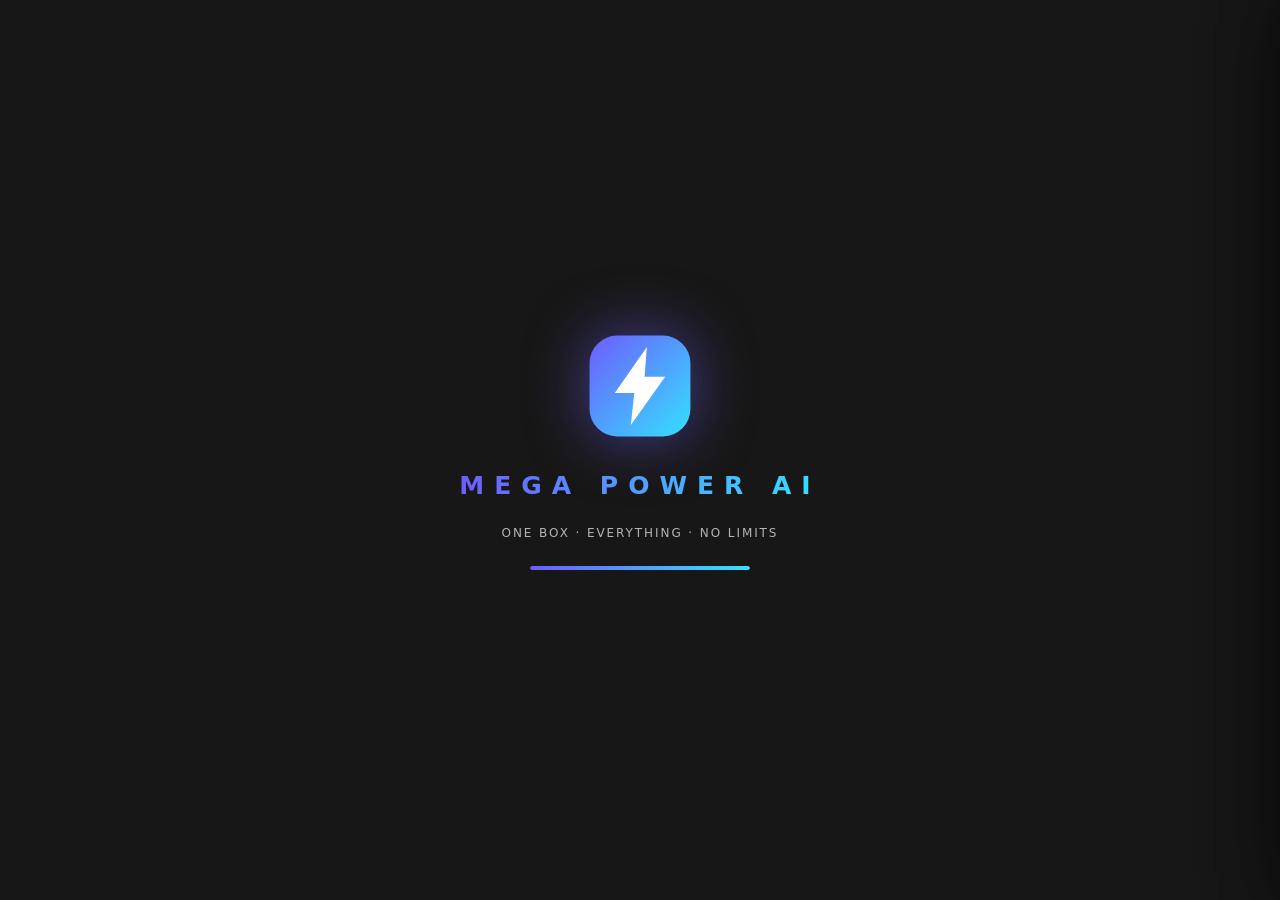
<file: index.html>
<!DOCTYPE html>
<html lang="en">
<head>
<meta charset="UTF-8">
<meta name="viewport" content="width=device-width, initial-scale=1.0, viewport-fit=cover">
<title>Mega Power AI ⚡ — One box. Everything. No limits.</title>
<meta name="description" content="Mega Power AI — one chat box that does everything: chat like ChatGPT, build apps from one prompt, professional posters & images, real videos, live web search, Agent mode. Created by Umesh Chaudhary.">
<meta name="theme-color" content="#212121">
<link rel="manifest" href="manifest.json">
<link rel="icon" type="image/png" href="assets/icons/favicon.png">
<link rel="apple-touch-icon" href="assets/icons/apple-touch-icon.png">
<meta name="apple-mobile-web-app-capable" content="yes">
<meta name="apple-mobile-web-app-status-bar-style" content="black-translucent">
<meta name="apple-mobile-web-app-title" content="Mega Power AI">
<meta name="mobile-web-app-capable" content="yes">
<link rel="stylesheet" href="css/style.css">
</head>
<body>

<div id="splash">
  <div class="splash-logo"><svg viewBox="0 0 96 96" width="110" height="110"><defs><linearGradient id="slg" x1="0" y1="0" x2="1" y2="1"><stop offset="0" stop-color="#6d5dfc"/><stop offset="1" stop-color="#35e0ff"/></linearGradient></defs><rect x="4" y="4" width="88" height="88" rx="24" fill="url(#slg)"/><path d="M54 14 26 54h17l-3 28 30-42H52z" fill="#fff"/></svg></div>
  <h1>MEGA POWER AI</h1>
  <p>ONE BOX · EVERYTHING · NO LIMITS</p>
  <div class="splash-bar"><i></i></div>
</div>

<div id="app">
  <!-- ================= SIDEBAR ================= -->
  <aside id="sidebar">
    <div class="brand">
      <img src="assets/icons/icon-192.png" alt="Mega Power AI">
      <div class="bt">Mega Power AI<small>NO LIMITS ⚡</small></div>
    </div>
    <button class="newchat-btn" id="chatNewBtn"><span id="chatNewIc"></span>New chat</button>
    <div class="nav-sec">Chats</div>
    <div id="chatList" style="flex:1;overflow:auto;padding:0 8px;min-height:0"></div>
    <div class="nav-sec">Workspace</div>
    <div class="nav-item" id="navProjects"><span class="ic"></span>My Projects</div>
    <div class="nav-item" id="navSettings"><span class="ic"></span>Settings</div>
    <button id="installBtn" onclick="Mega.installApp()">📲 Install app</button>
    <div id="sbUser"></div>
  </aside>

  <!-- ================= MAIN ================= -->
  <div id="main">
    <header id="topbar">
      <button class="iconbtn only-m" id="chatConvBtn" title="Menu"></button>
      <div class="model-pick">
        <button class="model-btn" id="modelBtn"><span class="mi" id="modelBtnIcon">M</span><span id="modelBtnName">MegaAI Core</span><span class="caret">▾</span></button>
        <div class="model-menu" id="modelMenu">
          <input class="mm-search" id="mmSearch" placeholder="Search models — gpt, gemini, claude…">
          <div id="mmList"></div>
        </div>
      </div>
      <div class="tb-right">
        <span class="chip hide-m" id="netChip"><span class="dot"></span><span class="netl">Online</span></span>
        <button class="iconbtn" id="newChatTop" title="New chat"></button>
        <button class="iconbtn" id="themeQuick" title="Toggle dark / light">🌙</button>
      </div>
    </header>

    <div id="chatWrap">
      <div id="chatMsgs"></div>
      <div class="chat-input-wrap">
        <div class="tools-menu" id="toolsMenu"></div>
        <div class="chat-input">
          <button class="iconbtn" id="toolsBtn" title="Tools &amp; modes"></button>
          <textarea id="chatInput" rows="1" placeholder="Message Mega Power AI…"></textarea>
          <button class="iconbtn" id="micBtn" title="Voice input"></button>
          <button class="send-btn" id="chatSend" title="Send"></button>
        </div>
        <div class="row" id="cmdChips">
          <button class="chipbtn" data-cmd="/image ">🖼 Image</button>
          <button class="chipbtn" data-cmd="/video ">🎬 Video</button>
          <button class="chipbtn" data-cmd="/build ">🧑‍💻 Build</button>
          <button class="chipbtn" data-cmd="/search ">🔍 Search</button>
          <button class="chipbtn" id="agentToggle">🤖 Agent: Off</button>
        </div>
        <div class="chat-note">Free &amp; unlimited · created by <b>Umesh Chaudhary</b> · Enter ↵ send · Shift+Enter newline</div>
      </div>
    </div>
  </div>
</div>

<!-- ================= DRAWERS ================= -->
<div id="drawerOverlay" onclick="Mega.drawer.close()"></div>
<aside class="drawer" id="drawer-projects">
  <div class="row" style="margin-bottom:16px">
    <h2 style="font-size:19px;font-weight:800">📁 My Projects</h2>
    <button class="btn sm ghost" style="margin-left:auto" onclick="Mega.drawer.close()">✕</button>
  </div>
  <p style="font-size:12.5px;color:var(--text2);margin-bottom:16px">Every project you build is saved here — forever. Rebuild, download or push to GitHub any time.</p>
  <div class="grid2" id="projGrid"></div>
</aside>

<aside class="drawer lg" id="drawer-settings">
  <div id="settingsBody"></div>
</aside>

<aside class="drawer lg" id="drawer-preview">
  <div class="row" style="margin-bottom:12px">
    <h2 style="font-size:19px;font-weight:800">▶ <span id="pvName">project</span></h2>
    <div class="row" style="margin-left:auto;gap:6px">
      <button class="btn sm" id="pvCode">📝 Code</button>
      <button class="btn sm primary" id="pvRun">▶ Run</button>
      <button class="btn sm ghost" onclick="Mega.drawer.close()">✕</button>
    </div>
  </div>
  <div class="pv-grid">
    <div class="card" style="overflow:auto"><div id="pvTree" class="ft-list"></div></div>
    <div class="card pv-editor-card">
      <textarea id="pvEditor" spellcheck="false" class="pv-editor"></textarea>
      <iframe id="pvFrame" style="display:none" sandbox="allow-scripts allow-modals allow-forms allow-popups"></iframe>
    </div>
  </div>
</aside>

<div id="toasts"></div>

<script src="js/core.js"></script>
<script src="js/md.js"></script>
<script src="js/zip.js"></script>
<script src="js/ai.js"></script>
<script src="js/media.js"></script>
<script src="js/code.js"></script>
<script src="js/auth.js"></script>
<script src="js/agent.js"></script>
<script src="js/chat.js"></script>
<script src="js/projects.js"></script>
<script src="js/github.js"></script>
<script src="js/settings.js"></script>
<script>
/* ---------- drawer system ---------- */
Mega.drawer = {
  open(name) {
    Mega.$('#drawerOverlay').classList.add('open');
    Mega.$$('.drawer').forEach(d => d.classList.toggle('open', d.id === 'drawer-' + name));
    if (name === 'projects') Mega.projects.init();
    if (name === 'settings') Mega.settingsUI.init();
    document.body.style.overflow = 'hidden';
  },
  close() {
    Mega.$('#drawerOverlay').classList.remove('open');
    Mega.$$('.drawer').forEach(d => d.classList.remove('open'));
    document.body.style.overflow = '';
  }
};

/* ---------- boot wiring ---------- */
(function(){
  /* icons into static buttons */
  Mega.$('#navProjects .ic').innerHTML = Mega.icon('folder');
  Mega.$('#navSettings .ic').innerHTML = Mega.icon('settings');
  Mega.$('#chatConvBtn').innerHTML = Mega.icon('menu');
  Mega.$('#toolsBtn').innerHTML = Mega.icon('plus');
  Mega.$('#micBtn').innerHTML = Mega.icon('mic');
  Mega.$('#newChatTop').innerHTML = Mega.icon('plus');
  Mega.$('#chatNewIc').innerHTML = Mega.icon('plus');
  Mega.$('#navProjects').onclick = () => Mega.drawer.open('projects');
  Mega.$('#navSettings').onclick = () => Mega.drawer.open('settings');
  Mega.$('#newChatTop').onclick = () => Mega.chat.newConv();
  Mega.$$('#cmdChips [data-cmd]').forEach(b => b.onclick = () => {
    const ta = Mega.$('#chatInput');
    ta.value = b.dataset.cmd;
    ta.focus();
    ta.setSelectionRange(ta.value.length, ta.value.length);
  });
  Mega.$('#themeQuick').onclick = () => {
    Mega.settings.theme = Mega.settings.theme === 'light' ? 'dark' : 'light';
    Mega.saveSettings(); Mega.applyTheme();
    Mega.$('#themeQuick').textContent = Mega.settings.theme === 'light' ? '☀️' : '🌙';
    Mega.toast('Theme: ' + (Mega.settings.theme === 'light' ? 'Light ☀️' : 'Dark 🌙'), '', 'ok', 1500);
  };
  Mega.$('#themeQuick').textContent = Mega.settings.theme === 'light' ? '☀️' : '🌙';
  Mega.$('#sbUser').onclick = () => {
    if (Mega.user) {
      Mega.modal('🙋 ' + Mega.esc(Mega.user.name || 'User'), Mega.esc(Mega.user.email || '') + ' · signed in via ' + Mega.esc(Mega.user.via || 'unknown'),
        `<div class="row" style="justify-content:flex-end;margin-top:16px;flex-wrap:wrap">
          <button class="btn" onclick="Mega.authOpen('login');this.closest('.modal-wrap')._close(null)">Switch account</button>
          <button class="btn danger" onclick="Mega.setUser(null);Mega.toast('Logged out','See you soon! 👋','ok');this.closest('.modal-wrap')._close(null)">Log out</button>
        </div>`);
    } else Mega.authOpen('login');
  };
  Mega.authRender();
  Mega.chat.init();

  /* model picker */
  Mega.uiRenderModels = function(){
    const cur = Mega.ai.modelById(Mega.settings.model);
    Mega.$('#modelBtnName').textContent = cur.name;
    Mega.$('#modelBtnIcon').textContent = cur.emoji;
    const render = (f='') => {
      const groups = {};
      Mega.ai.models.filter(m => m.name.toLowerCase().includes(f) || m.group.toLowerCase().includes(f)).forEach(m => (groups[m.group] = groups[m.group] || []).push(m));
      Mega.$('#mmList').innerHTML = Object.entries(groups).map(([g, ms]) => `<div class="mm-group">${Mega.esc(g)}</div>` +
        ms.map(m => `<button class="mm-item ${m.id === Mega.settings.model ? 'sel' : ''}" data-m="${m.id}">
          <span class="mi" style="background:linear-gradient(135deg,var(--acc1),var(--acc2))">${m.emoji}</span>${Mega.esc(m.name)}
          ${Mega.ai.hasKey(m.p) && m.p !== 'mega' ? '<span class="tag tag-free">🔑 key</span>' : (m.tag ? `<span class="tag ${m.tag.includes('FREE') ? 'tag-free' : ''}">${m.tag}</span>` : '')}</button>`).join('')).join('') ||
        '<div style="padding:14px;color:var(--text3);font-size:12.5px">No models match.</div>';
      Mega.$$('#mmList .mm-item').forEach(b => b.onclick = () => {
        Mega.settings.model = b.dataset.m; Mega.saveSettings();
        Mega.uiRenderModels();
        Mega.$('#modelMenu').classList.remove('open');
        const sel = Mega.$('#setModel'); if (sel) sel.value = Mega.settings.model;
        Mega.toast('Model switched ⚡', Mega.ai.modelById(Mega.settings.model).name, 'ok', 1800);
      });
    };
    render();
    Mega.$('#mmSearch').oninput = (e) => render(e.target.value.toLowerCase());
  };
  Mega.$('#modelBtn').onclick = (e) => { e.stopPropagation(); Mega.uiRenderModels(); Mega.$('#modelMenu').classList.toggle('open'); Mega.$('#mmSearch').value = ''; };
  document.addEventListener('click', (e) => {
    if (!e.target.closest('.model-pick')) Mega.$('#modelMenu')?.classList.remove('open');
    if (!e.target.closest('.tools-menu') && !e.target.closest('#toolsBtn')) Mega.$('#toolsMenu')?.classList.remove('open');
  });
  Mega.uiRenderModels();

  /* account chip sync */
  const _origSetUser = Mega.setUser;
  Mega.setUser = (u) => { _origSetUser(u); const n = Mega.$('#accName'), em = Mega.$('#accEmail');
    if (n) { n.textContent = u ? (u.name || 'User') : 'Not logged in'; em.textContent = u ? (u.email || '') : 'log in or create an account'; } };
})();

/* PWA + stale-cache migration (fixes broken updates) */
if ('serviceWorker' in navigator && location.protocol.startsWith('http')) {
  window.addEventListener('load', () => navigator.serviceWorker.register('sw.js').catch(() => {}));
}
</script>
</body>
</html>
</file>
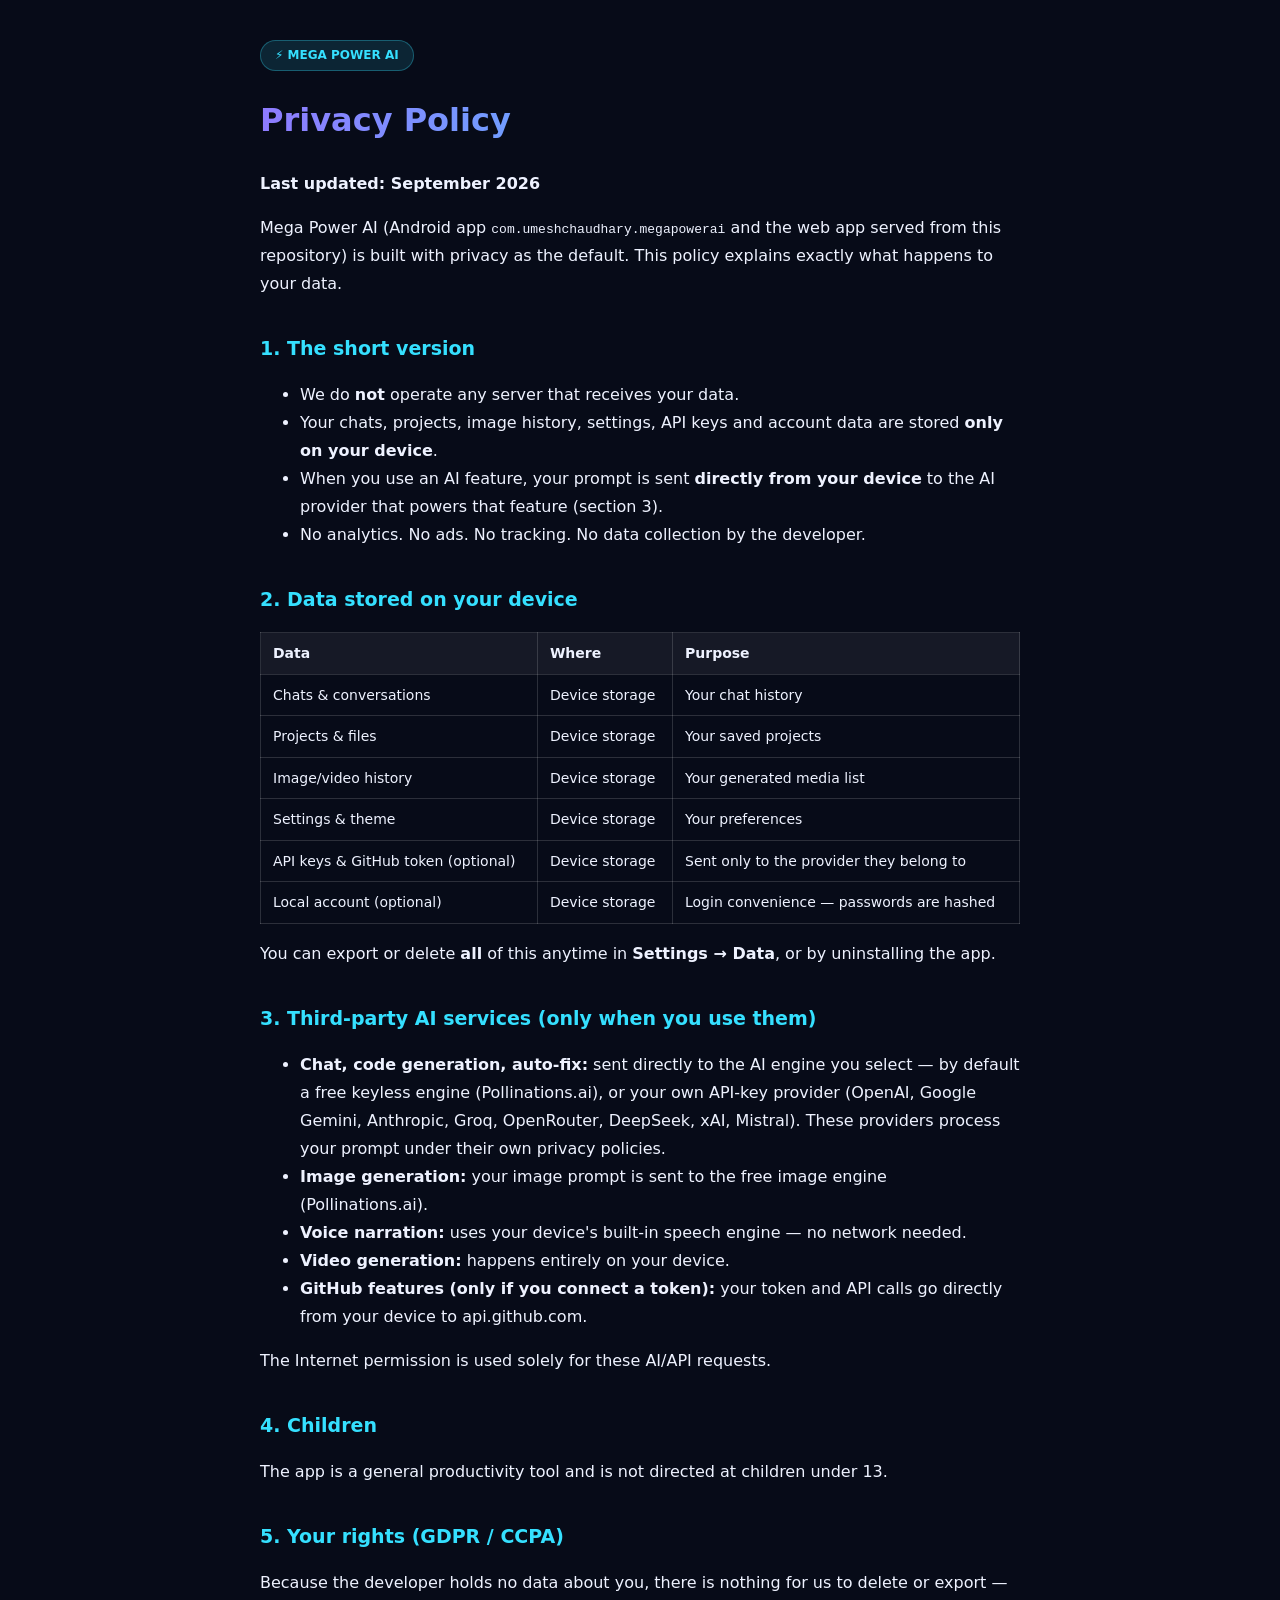
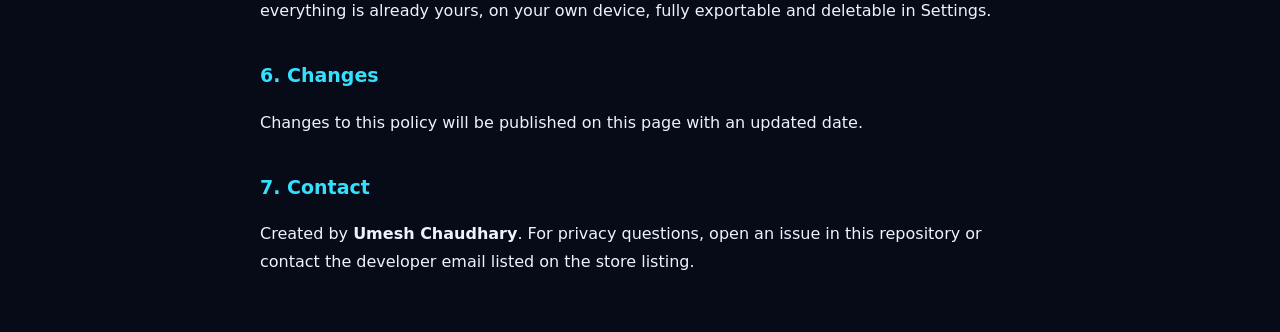
<file: privacy-policy.html>
<!DOCTYPE html>
<html lang="en">
<head>
<meta charset="UTF-8">
<meta name="viewport" content="width=device-width, initial-scale=1.0">
<title>Privacy Policy — Mega Power AI</title>
<style>
  body{font-family:'Segoe UI',system-ui,sans-serif;background:#070b18;color:#eef2ff;line-height:1.75;margin:0;padding:40px 18px}
  .wrap{max-width:760px;margin:0 auto}
  h1{background:linear-gradient(100deg,#8f7bff,#35e0ff);-webkit-background-clip:text;background-clip:text;color:transparent}
  h2{color:#35e0ff;margin-top:34px;font-size:19px}
  a{color:#35e0ff}
  table{border-collapse:collapse;width:100%;font-size:14px}
  th,td{border:1px solid rgba(255,255,255,.15);padding:8px 12px;text-align:left}
  th{background:rgba(255,255,255,.06)}
  .badge{display:inline-block;padding:4px 14px;border-radius:99px;background:rgba(53,224,255,.12);color:#35e0ff;border:1px solid rgba(53,224,255,.3);font-size:12px;font-weight:700}
</style>
</head>
<body><div class="wrap">
<span class="badge">⚡ MEGA POWER AI</span>
<h1>Privacy Policy</h1>
<p><b>Last updated: September 2026</b></p>
<p>Mega Power AI (Android app <code>com.umeshchaudhary.megapowerai</code> and the web app served from this repository) is built with privacy as the default. This policy explains exactly what happens to your data.</p>

<h2>1. The short version</h2>
<ul>
<li>We do <b>not</b> operate any server that receives your data.</li>
<li>Your chats, projects, image history, settings, API keys and account data are stored <b>only on your device</b>.</li>
<li>When you use an AI feature, your prompt is sent <b>directly from your device</b> to the AI provider that powers that feature (section 3).</li>
<li>No analytics. No ads. No tracking. No data collection by the developer.</li>
</ul>

<h2>2. Data stored on your device</h2>
<table>
<tr><th>Data</th><th>Where</th><th>Purpose</th></tr>
<tr><td>Chats &amp; conversations</td><td>Device storage</td><td>Your chat history</td></tr>
<tr><td>Projects &amp; files</td><td>Device storage</td><td>Your saved projects</td></tr>
<tr><td>Image/video history</td><td>Device storage</td><td>Your generated media list</td></tr>
<tr><td>Settings &amp; theme</td><td>Device storage</td><td>Your preferences</td></tr>
<tr><td>API keys &amp; GitHub token (optional)</td><td>Device storage</td><td>Sent only to the provider they belong to</td></tr>
<tr><td>Local account (optional)</td><td>Device storage</td><td>Login convenience — passwords are hashed</td></tr>
</table>
<p>You can export or delete <b>all</b> of this anytime in <b>Settings → Data</b>, or by uninstalling the app.</p>

<h2>3. Third-party AI services (only when you use them)</h2>
<ul>
<li><b>Chat, code generation, auto-fix:</b> sent directly to the AI engine you select — by default a free keyless engine (Pollinations.ai), or your own API-key provider (OpenAI, Google Gemini, Anthropic, Groq, OpenRouter, DeepSeek, xAI, Mistral). These providers process your prompt under their own privacy policies.</li>
<li><b>Image generation:</b> your image prompt is sent to the free image engine (Pollinations.ai).</li>
<li><b>Voice narration:</b> uses your device's built-in speech engine — no network needed.</li>
<li><b>Video generation:</b> happens entirely on your device.</li>
<li><b>GitHub features (only if you connect a token):</b> your token and API calls go directly from your device to api.github.com.</li>
</ul>
<p>The Internet permission is used solely for these AI/API requests.</p>

<h2>4. Children</h2>
<p>The app is a general productivity tool and is not directed at children under 13.</p>

<h2>5. Your rights (GDPR / CCPA)</h2>
<p>Because the developer holds no data about you, there is nothing for us to delete or export — everything is already yours, on your own device, fully exportable and deletable in Settings.</p>

<h2>6. Changes</h2>
<p>Changes to this policy will be published on this page with an updated date.</p>

<h2>7. Contact</h2>
<p>Created by <b>Umesh Chaudhary</b>. For privacy questions, open an issue in this repository or contact the developer email listed on the store listing.</p>
</div></body>
</html>
</file>
<file: css/style.css>
/* ============================================================
   MEGA POWER AI — Design System v1.2 (clean, ChatGPT-style)
   Created by Umesh Chaudhary
   ============================================================ */
:root{
  --bg:#212121; --bg2:#2f2f2f; --bg3:#171717;
  --glass:#2a2a2a; --glass2:#353535;
  --border:rgba(255,255,255,.08); --border2:rgba(255,255,255,.16);
  --text:#ececec; --text2:#b4b4b4; --text3:#8f8f8f;
  --acc1:#6d5dfc; --acc2:#35e0ff;
  --grad:linear-gradient(100deg,var(--acc1),var(--acc2));
  --ok:#2fd98a; --warn:#ffc247; --err:#ff5470;
  --r:16px;
  --font:'Inter','Segoe UI',system-ui,-apple-system,Roboto,sans-serif;
  --mono:'JetBrains Mono','Cascadia Code','Fira Code',ui-monospace,Menlo,Consolas,monospace;
  --sh:0 18px 50px rgba(0,0,0,.4);
  --tr:.22s cubic-bezier(.4,0,.2,1);
}
[data-theme="light"]{
  --bg:#ffffff; --bg2:#ffffff; --bg3:#f9f9f9;
  --glass:#f4f4f4; --glass2:#ececec;
  --border:rgba(0,0,0,.08); --border2:rgba(0,0,0,.16);
  --text:#0d0d0d; --text2:#5d5d5d; --text3:#8e8e8e;
  --sh:0 18px 44px rgba(0,0,0,.12);
}
[data-anim="off"] *{animation:none!important;transition:none!important}
*{box-sizing:border-box;margin:0;padding:0}
html,body{height:100%}
body{font-family:var(--font);background:var(--bg);color:var(--text);overflow:hidden;-webkit-font-smoothing:antialiased;font-size:15px}
::selection{background:rgba(109,93,252,.4)}
::-webkit-scrollbar{width:8px;height:8px}
::-webkit-scrollbar-thumb{background:rgba(140,150,160,.3);border-radius:99px}
::-webkit-scrollbar-thumb:hover{background:rgba(140,150,160,.5)}
::-webkit-scrollbar-track{background:transparent}
a{color:var(--acc2);text-decoration:none}
button{font-family:inherit;cursor:pointer}
input,textarea,select{font-family:inherit;color:inherit}

/* ---------- splash ---------- */
#splash{position:fixed;inset:0;z-index:200;background:var(--bg3);display:flex;flex-direction:column;align-items:center;justify-content:center;gap:26px;transition:opacity .6s,visibility .6s}
#splash.hide{opacity:0;visibility:hidden}
.splash-logo{animation:splashPulse 2.2s ease-in-out infinite;filter:drop-shadow(0 0 30px rgba(109,93,252,.55))}
@keyframes splashPulse{0%,100%{transform:scale(1)}50%{transform:scale(1.07)}}
#splash h1{font-size:25px;letter-spacing:.4em;font-weight:800;background:var(--grad);-webkit-background-clip:text;background-clip:text;color:transparent;animation:fadeUp .8s .2s both}
#splash p{color:var(--text2);font-size:12px;letter-spacing:.16em;animation:fadeUp .8s .35s both}
.splash-bar{width:220px;height:4px;border-radius:99px;background:var(--glass2);overflow:hidden;animation:fadeUp .8s .45s both}
.splash-bar i{display:block;height:100%;width:0;border-radius:99px;background:var(--grad);animation:loadBar 1.6s .3s ease forwards}
@keyframes loadBar{to{width:100%}}
@keyframes fadeUp{from{opacity:0;transform:translateY(14px)}to{opacity:1;transform:none}}

/* ---------- layout ---------- */
#app{position:relative;display:grid;grid-template-columns:268px 1fr;height:100vh;opacity:0;transition:opacity .5s}
#app.ready{opacity:1}
#sidebar{display:flex;flex-direction:column;background:var(--bg3);border-right:1px solid var(--border);padding:14px 8px 12px;overflow:hidden}
.brand{display:flex;align-items:center;gap:11px;padding:4px 8px 14px}
.brand img{width:38px;height:38px;border-radius:11px}
.brand .bt{font-weight:800;font-size:15.5px;line-height:1.15}
.brand .bt small{display:block;font-size:9px;font-weight:800;letter-spacing:.22em;background:var(--grad);-webkit-background-clip:text;background-clip:text;color:transparent}
.newchat-btn{display:flex;align-items:center;gap:9px;width:calc(100% - 4px);margin:0 2px 12px;padding:10px 14px;border-radius:12px;border:1px solid var(--border2);background:transparent;color:var(--text);font-weight:600;font-size:13.5px;transition:var(--tr)}
.newchat-btn:hover{background:var(--glass)}
.newchat-btn svg{width:16px;height:16px}
.nav-sec{font-size:10.5px;font-weight:700;letter-spacing:.14em;color:var(--text3);padding:12px 12px 7px;text-transform:uppercase}
.nav-item{display:flex;align-items:center;gap:11px;padding:10px 12px;border-radius:11px;color:var(--text2);font-weight:600;font-size:13.5px;transition:var(--tr);cursor:pointer}
.nav-item .ic{display:inline-flex;width:19px;height:19px;flex:none}
.nav-item svg{width:19px;height:19px}
.nav-item:hover{background:var(--glass);color:var(--text)}
#installBtn{display:none;margin:10px 4px 8px;padding:10px;border-radius:12px;border:1px dashed rgba(53,224,255,.5);background:rgba(53,224,255,.07);color:var(--text);font-weight:600;font-size:12.5px;align-items:center;gap:8px;justify-content:center}
#installBtn:hover{background:rgba(53,224,255,.15)}
#installBtn.show{display:flex}
#sbUser{margin:4px 4px 0;display:flex;align-items:center;gap:11px;padding:10px;border-radius:12px;background:transparent;border:1px solid var(--border);cursor:pointer;transition:var(--tr)}
#sbUser:hover{background:var(--glass)}
#sbUser .av{width:34px;height:34px;border-radius:50%;display:grid;place-items:center;font-weight:800;font-size:14px;background:var(--grad);color:#fff;flex:none}
#sbUser .un{font-weight:600;font-size:13px;white-space:nowrap;overflow:hidden;text-overflow:ellipsis}
#sbUser .ue{font-size:11px;color:var(--text2);white-space:nowrap;overflow:hidden;text-overflow:ellipsis;max-width:150px}

#main{display:flex;flex-direction:column;min-width:0;height:100vh;background:var(--bg)}
#topbar{display:flex;align-items:center;gap:10px;padding:10px 14px;border-bottom:1px solid var(--border);z-index:5;min-height:56px}
.iconbtn{display:inline-flex;align-items:center;justify-content:center;width:38px;height:38px;border-radius:50%;border:none;background:transparent;color:var(--text2);transition:var(--tr);flex:none}
.iconbtn:hover{background:var(--glass);color:var(--text)}
.iconbtn svg{width:20px;height:20px}
.iconbtn.on{background:rgba(109,93,252,.18);color:var(--text)}
.tb-right{margin-left:auto;display:flex;align-items:center;gap:4px}
.chip{display:inline-flex;align-items:center;gap:7px;padding:5px 11px;border-radius:99px;background:var(--glass);border:1px solid var(--border);font-size:11.5px;font-weight:600;color:var(--text2)}
.chip .dot{width:7px;height:7px;border-radius:50%;background:var(--ok)}
.chip.off .dot{background:var(--err)}
@keyframes blink{50%{opacity:.45}}

/* model picker */
.model-pick{position:relative}
.model-btn{display:flex;align-items:center;gap:9px;padding:8px 13px;border-radius:12px;background:transparent;border:none;color:var(--text);font-weight:700;font-size:14.5px;transition:var(--tr);max-width:240px}
.model-btn:hover{background:var(--glass)}
.model-btn .mi{width:20px;height:20px;border-radius:6px;background:var(--grad);display:grid;place-items:center;font-size:10px;font-weight:800;color:#fff;flex:none}
.model-btn .caret{font-size:10px;color:var(--text3)}
#modelBtnName{white-space:nowrap;overflow:hidden;text-overflow:ellipsis}
.model-menu{position:absolute;left:0;top:calc(100% + 8px);width:min(330px,calc(100vw - 24px));max-height:430px;overflow:auto;background:var(--bg2);border:1px solid var(--border2);border-radius:16px;box-shadow:var(--sh);padding:8px;z-index:60;display:none;animation:popIn .18s ease}
.model-menu.open{display:block}
@keyframes popIn{from{opacity:0;transform:translateY(-6px) scale(.98)}to{opacity:1;transform:none}}
.mm-search{width:100%;padding:9px 12px;border-radius:10px;border:1px solid var(--border);background:var(--glass);color:var(--text);font-size:13px;margin-bottom:6px;outline:none}
.mm-search:focus{border-color:var(--acc1)}
.mm-group{font-size:10.5px;font-weight:700;letter-spacing:.12em;color:var(--text3);padding:8px 10px 4px;text-transform:uppercase}
.mm-item{display:flex;align-items:center;gap:10px;width:100%;padding:9px 10px;border-radius:10px;border:none;background:none;color:var(--text2);font-size:13.5px;font-weight:600;text-align:left;transition:var(--tr)}
.mm-item:hover{background:var(--glass);color:var(--text)}
.mm-item.sel{background:rgba(109,93,252,.15);color:var(--text)}
.mm-item .mi{width:22px;height:22px;border-radius:6px;display:grid;place-items:center;font-size:10px;font-weight:800;color:#fff;flex:none}
.mm-item .tag{margin-left:auto;font-size:9px;padding:2px 7px;border-radius:99px;background:rgba(140,150,190,.15);color:var(--text2);font-weight:700}
.mm-item .tag.tag-free{background:rgba(47,217,138,.15);color:var(--ok)}

/* ---------- generic ---------- */
.card{background:var(--glass);border:1px solid var(--border);border-radius:var(--r);padding:18px}
.btn{display:inline-flex;align-items:center;justify-content:center;gap:8px;padding:10px 18px;border-radius:12px;border:1px solid var(--border2);background:var(--glass2);color:var(--text);font-weight:700;font-size:13.5px;transition:var(--tr);user-select:none;text-decoration:none}
.btn:hover{border-color:var(--border2);filter:brightness(1.12)}
.btn:active{transform:scale(.97)}
.btn:disabled{opacity:.45;cursor:not-allowed}
.btn.primary{background:var(--grad);border:none;color:#fff}
.btn.danger{background:rgba(255,84,112,.12);border-color:rgba(255,84,112,.4);color:#ff8ba0}
.btn.ghost{background:transparent}
.btn.sm{padding:7px 13px;font-size:12.5px;border-radius:10px}
.btn svg{width:16px;height:16px}
.inp,textarea.inp,select.inp{width:100%;padding:11px 14px;border-radius:12px;border:1px solid var(--border2);background:var(--glass);color:var(--text);font-size:14px;outline:none;transition:var(--tr)}
.inp:focus{border-color:var(--acc1)}
.inp::placeholder{color:var(--text3)}
label.lbl{display:block;font-size:11.5px;font-weight:700;color:var(--text2);margin:13px 0 6px;letter-spacing:.04em}
.row{display:flex;align-items:center;gap:12px}
.grow{flex:1;min-width:0}
.grid2{display:grid;grid-template-columns:1fr 1fr;gap:12px}
.pill{display:inline-flex;align-items:center;gap:6px;padding:3px 10px;border-radius:99px;font-size:11px;font-weight:700;background:rgba(109,93,252,.14);color:var(--acc2);border:1px solid rgba(109,93,252,.3)}
.pill.ok{background:rgba(47,217,138,.12);color:var(--ok);border-color:rgba(47,217,138,.3)}
.pill.warn{background:rgba(255,194,71,.12);color:var(--warn);border-color:rgba(255,194,71,.3)}
.pill.err{background:rgba(255,84,112,.12);color:var(--err);border-color:rgba(255,84,112,.3)}
.progress{height:7px;border-radius:99px;background:var(--glass2);overflow:hidden}
.progress i{display:block;height:100%;width:0;background:var(--grad);border-radius:99px;transition:width .3s}
.switch{position:relative;width:44px;height:24px;flex:none;cursor:pointer}
.switch input{opacity:0;width:0;height:0}
.switch i{position:absolute;inset:0;border-radius:99px;background:var(--glass2);border:1px solid var(--border2);transition:var(--tr)}
.switch i::after{content:"";position:absolute;width:17px;height:17px;border-radius:50%;left:2.5px;top:2.5px;background:var(--text2);transition:var(--tr)}
.switch input:checked+i{background:var(--grad);border-color:transparent}
.switch input:checked+i::after{left:22px;background:#fff}

/* ---------- toast ---------- */
#toasts{position:fixed;bottom:22px;right:22px;z-index:400;display:flex;flex-direction:column;gap:10px;max-width:360px}
.toast{display:flex;gap:11px;align-items:flex-start;padding:13px 16px;border-radius:14px;background:var(--bg2);border:1px solid var(--border2);box-shadow:var(--sh);font-size:13.5px;animation:toastIn .3s ease}
.toast.out{animation:toastOut .3s ease forwards}
.toast .ti{font-size:17px;line-height:1.2}
.toast b{display:block;font-size:13px;margin-bottom:2px}
.toast span{color:var(--text2);font-size:12.5px}
@keyframes toastIn{from{opacity:0;transform:translateX(30px)}to{opacity:1;transform:none}}
@keyframes toastOut{to{opacity:0;transform:translateX(30px)}}

/* ---------- modal ---------- */
.modal-wrap{position:fixed;inset:0;z-index:350;display:none;align-items:center;justify-content:center;padding:20px;background:rgba(0,0,0,.55)}
.modal-wrap.open{display:flex;animation:popIn .22s ease}
.modal{width:min(560px,100%);max-height:88vh;overflow:auto;background:var(--bg2);border:1px solid var(--border2);border-radius:22px;box-shadow:var(--sh);padding:26px;animation:mIn .28s cubic-bezier(.34,1.4,.64,1)}
.modal.lg{width:min(760px,100%)}
@keyframes mIn{from{opacity:0;transform:translateY(22px) scale(.96)}to{opacity:1;transform:none}}
.modal h3{font-size:18px;margin-bottom:4px;display:flex;align-items:center;gap:10px}
.modal .msub{color:var(--text2);font-size:13px;margin-bottom:16px}

/* ============================================================
   CHAT (ChatGPT-style)
   ============================================================ */
#chatWrap{flex:1;min-height:0;display:flex;flex-direction:column;position:relative}
#chatMsgs{flex:1;overflow:auto;padding:22px calc(7% ) 10px;min-height:0;scroll-behavior:smooth}
.chat-hero{max-width:680px;margin:8vh auto 0;text-align:center;padding:0 12px}
.chat-hero .hl{width:64px;height:64px;margin:0 auto 18px;filter:drop-shadow(0 8px 26px rgba(109,93,252,.45))}
.chat-hero h2{font-size:clamp(22px,4vw,28px);font-weight:700;line-height:1.3}
.chat-hero p{color:var(--text2);margin:10px 0 22px;font-size:14px}
.sugs{display:grid;grid-template-columns:1fr 1fr;gap:10px;text-align:left}
.sug{padding:13px 15px;border-radius:14px;background:var(--glass);border:1px solid var(--border);cursor:pointer;transition:var(--tr);font-size:12.5px;color:var(--text2)}
.sug:hover{border-color:var(--border2);filter:brightness(1.1)}
.sug b{display:block;color:var(--text);font-size:13.5px;margin-bottom:3px}
.chat-hero .row{justify-content:center;gap:8px;margin-top:20px;flex-wrap:wrap}

/* messages */
.msg{display:flex;gap:6px;margin-bottom:26px;animation:msgIn .3s ease;max-width:820px;margin-left:auto;margin-right:auto;width:100%}
@keyframes msgIn{from{opacity:0;transform:translateY(8px)}to{opacity:1;transform:none}}
.msg.user{justify-content:flex-end}
.msg.user .mbubble{background:var(--glass);border-radius:22px;padding:12px 17px;max-width:78%;font-size:15px;line-height:1.6;word-wrap:break-word;white-space:pre-wrap}
.msg.bot{flex-direction:column;gap:2px}
.msg.bot .mhead{display:flex;align-items:center;gap:8px;margin-bottom:6px}
.msg.bot .mav{width:26px;height:26px;border-radius:8px;background:var(--grad);display:grid;place-items:center;font-size:12px;flex:none}
.msg.bot .mname{font-size:13px;font-weight:700}
.msg.bot .mname .mm-sub{color:var(--text3);font-weight:500;font-size:11.5px}
.msg.bot .mbody{width:100%;min-width:0}
.msg.bot .mbubble{padding:0;font-size:15px;line-height:1.7;word-wrap:break-word}
.msg .macts{display:flex;gap:4px;margin-top:8px;opacity:.75;transition:var(--tr);flex-wrap:wrap}
.msg .macts:hover{opacity:1}
.mact{border:none;background:transparent;color:var(--text3);font-size:11px;font-weight:700;padding:5px 8px;border-radius:8px;transition:var(--tr)}
.mact:hover{color:var(--text);background:var(--glass)}
.typing{display:inline-flex;gap:5px;align-items:center;padding:4px 0}
.typing i{width:7px;height:7px;border-radius:50%;background:var(--text2);animation:tp 1.2s infinite}
.typing i:nth-child(2){animation-delay:.18s}.typing i:nth-child(3){animation-delay:.36s}
@keyframes tp{0%,60%,100%{transform:translateY(0);opacity:.4}30%{transform:translateY(-6px);opacity:1}}
.cursor-blink{display:inline-block;width:8px;height:15px;background:var(--acc2);vertical-align:-2px;animation:blink 1s steps(1) infinite}

/* sources */
.src-row{display:flex;gap:7px;flex-wrap:wrap;margin-top:12px;align-items:center}
.src-chip{font-size:11.5px;font-weight:700;padding:4px 11px;border-radius:99px;background:rgba(53,224,255,.08);border:1px solid rgba(53,224,255,.3);color:var(--acc2);max-width:210px;white-space:nowrap;overflow:hidden;text-overflow:ellipsis}
.src-chip:hover{background:rgba(53,224,255,.16)}

/* suggestions */
.sug-row{display:flex;gap:7px;flex-wrap:wrap;margin-top:14px;align-items:center}
.sug-title{font-size:11px;font-weight:800;color:var(--text3);letter-spacing:.05em}
.sug-chip{border:1px solid var(--border2);background:transparent;color:var(--text2);font-size:12px;font-weight:700;padding:6px 13px;border-radius:99px;transition:var(--tr);animation:msgIn .4s both}
.sug-chip:hover{border-color:var(--acc1);color:var(--text)}

/* chat images */
.chat-img-grid{display:grid;gap:10px;grid-template-columns:repeat(auto-fill,minmax(170px,1fr));max-width:480px}
.img-card{position:relative;border-radius:14px;overflow:hidden;border:1px solid var(--border);aspect-ratio:1;background:var(--glass)}
.img-card img{width:100%;height:100%;object-fit:cover;display:block;cursor:zoom-in;transition:transform .5s}
.img-card:hover img{transform:scale(1.04)}
.img-card .img-acts{position:absolute;left:7px;right:7px;bottom:7px;display:flex;gap:5px;justify-content:center;opacity:0;transition:var(--tr)}
.img-card:hover .img-acts{opacity:1}
.img-card .img-acts .btn{padding:5px 9px;font-size:11px}
.img-shimmer{background:linear-gradient(100deg,transparent 30%,rgba(255,255,255,.06) 50%,transparent 70%) var(--glass);background-size:250% 100%;animation:shimmer 1.6s infinite;display:flex;flex-direction:column;gap:10px;align-items:center;justify-content:center;color:var(--text2);font-size:12.5px;font-weight:600}
@keyframes shimmer{to{background-position:-150% 0}}

/* agent steps */
.agent-steps{margin:6px 0 10px;display:flex;flex-direction:column;gap:6px}
.astep{display:flex;align-items:center;gap:9px;font-size:13px;color:var(--text2)}
.astep .asi{width:20px;height:20px;border-radius:50%;display:grid;place-items:center;font-size:11px;background:var(--glass2);flex:none}
.astep.done .asi{background:rgba(47,217,138,.18);color:var(--ok)}
.astep.run .asi{background:rgba(109,93,252,.18);color:var(--acc2)}
.astep.fail .asi{background:rgba(255,84,112,.15);color:var(--err)}
.astep .as-note{color:var(--text3);font-size:11.5px}

/* input area */
.chat-input-wrap{padding:6px 7% 14px;position:relative}
.tools-menu{position:absolute;bottom:calc(100% - 8px);left:7%;width:min(300px,86%);background:var(--bg2);border:1px solid var(--border2);border-radius:16px;box-shadow:var(--sh);padding:8px;z-index:50;display:none;animation:popIn .18s ease}
.tools-menu.open{display:block}
.tm-item{display:flex;align-items:center;gap:11px;width:100%;padding:10px 12px;border-radius:11px;border:none;background:none;color:var(--text2);font-size:13.5px;font-weight:600;text-align:left;transition:var(--tr)}
.tm-item:hover{background:var(--glass);color:var(--text)}
.tm-item .ti2{width:28px;height:28px;border-radius:9px;display:grid;place-items:center;background:var(--glass2);font-size:14px;flex:none}
.tm-item.on{color:var(--text)}
.tm-item.on .ti2{background:var(--grad)}
.chat-input{display:flex;align-items:flex-end;gap:6px;background:var(--glass);border:1px solid var(--border2);border-radius:26px;padding:8px 10px;transition:var(--tr);box-shadow:0 4px 20px rgba(0,0,0,.12)}
.chat-input:focus-within{border-color:rgba(109,93,252,.6)}
.chat-input textarea{flex:1;background:none;border:none;outline:none;resize:none;color:var(--text);font-size:15px;line-height:1.5;max-height:170px;padding:8px 4px}
.send-btn{width:38px;height:38px;border-radius:50%;border:none;background:var(--grad);color:#fff;display:grid;place-items:center;flex:none;transition:var(--tr)}
.send-btn:hover{transform:scale(1.06)}
.send-btn:disabled{opacity:.4;transform:none}
.send-btn svg{width:17px;height:17px}
#cmdChips{gap:7px;flex-wrap:wrap;margin-top:9px;justify-content:center}
.chipbtn{border:1px solid var(--border);background:transparent;color:var(--text2);font-size:11.5px;font-weight:700;padding:5px 12px;border-radius:99px;transition:var(--tr)}
.chipbtn:hover{border-color:var(--border2);color:var(--text)}
.chipbtn.on{background:var(--grad);border-color:transparent;color:#fff}
.chat-note{text-align:center;font-size:10.5px;color:var(--text3);margin-top:9px}

/* markdown */
.md{line-height:1.7;font-size:15px}
.md h1,.md h2,.md h3,.md h4{margin:16px 0 8px;line-height:1.3}
.md h1{font-size:21px}.md h2{font-size:18px}.md h3{font-size:16px}
.md p{margin:8px 0}
.md ul,.md ol{margin:8px 0 8px 22px}
.md li{margin:4px 0}
.md blockquote{border-left:3px solid var(--acc1);padding:6px 14px;margin:10px 0;background:var(--glass);border-radius:0 10px 10px 0;color:var(--text2)}
.md table{border-collapse:collapse;margin:12px 0;width:100%;font-size:13px;display:block;overflow:auto}
.md th,.md td{border:1px solid var(--border);padding:7px 11px;text-align:left}
.md th{background:var(--glass2)}
.md hr{border:none;border-top:1px solid var(--border);margin:14px 0}
.md img{max-width:100%;border-radius:12px}
.md code{background:var(--glass2);padding:2px 7px;border-radius:7px;font-family:var(--mono);font-size:.88em}
.codeblock{margin:12px 0;border-radius:14px;overflow:hidden;border:1px solid var(--border2);background:#0d1117}
[data-theme="light"] .codeblock{background:#161b22}
.cb-head{display:flex;align-items:center;gap:8px;padding:8px 12px;background:rgba(255,255,255,.04);border-bottom:1px solid var(--border);font-size:11.5px;font-weight:700;color:var(--text2)}
.cb-head .clang{letter-spacing:.08em;text-transform:uppercase}
.cb-head .cb-acts{margin-left:auto;display:flex;gap:6px}
.cb-btn{border:1px solid var(--border);background:var(--glass);color:var(--text2);font-size:10.5px;font-weight:700;padding:3.5px 10px;border-radius:7px;transition:var(--tr)}
.cb-btn:hover{color:var(--text);border-color:var(--acc1)}
.codeblock pre{padding:14px 16px;overflow:auto;font-family:var(--mono);font-size:13px;line-height:1.6;tab-size:2;color:#e6edf3}
.tok-kw{color:#c792ea}.tok-str{color:#a5e844}.tok-num{color:#f78c6c}.tok-com{color:#6b7394;font-style:italic}.tok-fn{color:#82aaff}.tok-tag{color:#ff77a8}.tok-attr{color:#ffcb6b}.tok-punc{color:#8b93b8}

/* check items */
.check-item{display:flex;gap:10px;padding:9px 12px;border-radius:11px;background:var(--glass);border:1px solid var(--border);margin-bottom:8px;font-size:12.5px;align-items:flex-start}
.check-item .ci{flex:none;font-size:14px;margin-top:1px}
.check-item b{font-size:12.5px}
.check-item span{display:block;color:var(--text2)}
.check-item.err{border-color:rgba(255,84,112,.35)}
.check-item.warn{border-color:rgba(255,194,71,.35)}
.check-item.ok{border-color:rgba(47,217,138,.35)}

/* ============================================================
   DRAWERS
   ============================================================ */
#drawerOverlay{position:fixed;inset:0;z-index:290;background:rgba(0,0,0,.5);opacity:0;visibility:hidden;transition:.28s}
#drawerOverlay.open{opacity:1;visibility:visible}
.drawer{position:fixed;top:0;right:0;bottom:0;z-index:300;width:min(460px,94vw);background:var(--bg2);border-left:1px solid var(--border2);box-shadow:-24px 0 70px rgba(0,0,0,.4);padding:22px;overflow:auto;transform:translateX(105%);transition:transform .32s cubic-bezier(.3,1,.4,1)}
.drawer.open{transform:none}
.drawer.lg{width:min(860px,96vw)}
.set-head{margin-bottom:16px}
.set-head h2{font-size:20px;font-weight:800;margin-bottom:12px}
.set-item{margin-bottom:14px;animation:msgIn .3s ease}
.set-sec-t{font-size:15px;font-weight:800;margin-bottom:10px}
.set-row{display:flex;align-items:center;gap:12px;padding:11px 13px;border-radius:13px;background:transparent;border:1px solid var(--border);margin-top:9px}
.set-row .si{width:36px;height:36px;border-radius:11px;display:grid;place-items:center;font-size:16px;background:var(--glass);flex:none}
.set-row .st{font-weight:600;font-size:13.5px}
.set-row .sd{font-size:12px;color:var(--text2)}
.accent-dots{display:flex;gap:9px}
.accent-dot{width:24px;height:24px;border-radius:50%;cursor:pointer;border:2px solid transparent;transition:var(--tr);background:linear-gradient(135deg,var(--acc1),var(--acc2))}
.accent-dot[data-acc="1"]{background:linear-gradient(135deg,#ff4ecd,#6d5dfc)}
.accent-dot[data-acc="2"]{background:linear-gradient(135deg,#2fd98a,#35e0ff)}
.accent-dot[data-acc="3"]{background:linear-gradient(135deg,#ff8a3d,#ff4ecd)}
.accent-dot[data-acc="4"]{background:linear-gradient(135deg,#35e0ff,#2fd98a)}
.accent-dot:hover{transform:scale(1.15)}
.accent-dot.sel{border-color:var(--text);box-shadow:0 0 0 3px rgba(140,150,190,.25)}
.proj-card{display:flex;flex-direction:column;gap:10px;padding:14px}
.proj-card .ph{height:66px;border-radius:12px;background:linear-gradient(120deg,rgba(109,93,252,.3),rgba(53,224,255,.16));display:grid;place-items:center;font-size:28px}
.proj-card h4{font-size:14.5px;font-weight:800;word-break:break-word}
.proj-card .pm{font-size:11.5px;color:var(--text2);display:flex;gap:10px;flex-wrap:wrap}
.proj-card .pa{display:flex;gap:6px;flex-wrap:wrap;margin-top:auto}
.pv-grid{display:grid;grid-template-columns:220px 1fr;gap:14px;min-height:70vh}
.ft-list{display:flex;flex-direction:column;gap:4px}
.ft-item{display:flex;align-items:center;gap:9px;padding:8px 11px;border-radius:10px;font-size:12.5px;font-weight:600;color:var(--text2);cursor:pointer;border:1px solid transparent;transition:var(--tr);font-family:var(--mono)}
.ft-item:hover{background:var(--glass);color:var(--text)}
.ft-item.active{background:rgba(109,93,252,.15);border-color:rgba(109,93,252,.35);color:var(--text)}
.pv-editor-card{padding:10px;min-height:60vh;display:flex}
.pv-editor{flex:1;width:100%;background:#0d1117;color:#dbe4ff;border:none;outline:none;resize:none;border-radius:10px;padding:14px;font-family:var(--mono);font-size:12.5px;line-height:1.6;white-space:pre}
#pvFrame{flex:1;border:none;border-radius:10px;background:#fff}

/* ============================================================
   AUTH — two distinct pages (Login & Sign up) + Google flow
   ============================================================ */
#authScreen{position:fixed;inset:0;z-index:250;display:none;align-items:center;justify-content:center;background:var(--bg);overflow:auto;padding:20px}
#authScreen.open{display:flex}
.auth-page{width:min(420px,100%);animation:authIn .4s cubic-bezier(.3,1.2,.4,1)}
@keyframes authIn{from{opacity:0;transform:translateY(24px) scale(.98)}to{opacity:1;transform:none}}
.auth-logo{width:62px;height:62px;margin:0 auto 16px;border-radius:18px;box-shadow:0 0 34px rgba(109,93,252,.45);display:block}
.auth-title{font-size:22px;font-weight:800;text-align:center}
.auth-sub{font-size:13px;color:var(--text2);text-align:center;margin:8px 0 22px}
.auth-form{display:flex;flex-direction:column;gap:4px}
.auth-form .inp{padding:13px 15px;font-size:14.5px}
.auth-err{display:none;background:rgba(255,84,112,.1);border:1px solid rgba(255,84,112,.35);color:#ff8ba0;font-size:12.5px;font-weight:600;padding:10px 13px;border-radius:11px;margin-bottom:4px}
.auth-err.show{display:block;animation:msgIn .25s ease}
.auth-big{width:100%;padding:13px;margin-top:14px;font-size:14.5px;border-radius:13px}
.social-btn{display:flex;align-items:center;justify-content:center;gap:11px;width:100%;padding:12px;border-radius:13px;border:1px solid var(--border2);background:transparent;color:var(--text);font-weight:600;font-size:14px;transition:var(--tr);margin-bottom:10px}
.social-btn:hover{background:var(--glass)}
.social-btn svg{width:19px;height:19px;flex:none}
.auth-div{display:flex;align-items:center;gap:12px;color:var(--text3);font-size:11px;font-weight:700;letter-spacing:.14em;margin:16px 0}
.auth-div::before,.auth-div::after{content:"";flex:1;height:1px;background:var(--border)}
.auth-switch{text-align:center;margin-top:20px;font-size:13.5px;color:var(--text2)}
.auth-switch a{color:var(--acc2);font-weight:700;cursor:pointer}
.auth-back{display:inline-flex;align-items:center;gap:7px;color:var(--text2);font-size:13px;font-weight:700;cursor:pointer;margin-bottom:14px;padding:6px 10px;border-radius:9px}
.auth-back:hover{background:var(--glass);color:var(--text)}
.auth-foot{margin-top:22px;text-align:center}
.auth-foot .guest{color:var(--text3);font-size:12.5px;font-weight:600;cursor:pointer}
.auth-foot .guest:hover{color:var(--text2)}
.otp-boxes{display:flex;gap:9px;justify-content:center;margin:18px 0}
.otp-box{width:44px;height:52px;text-align:center;font-size:21px;font-weight:800;border-radius:12px;border:1px solid var(--border2);background:var(--glass);color:var(--text);outline:none;transition:var(--tr)}
.otp-box:focus{border-color:var(--acc1);transform:scale(1.05)}
/* google-style flow card */
.gflow{width:min(400px,100%);background:#fff;color:#202124;border-radius:16px;box-shadow:0 12px 44px rgba(0,0,0,.35);padding:34px 30px;animation:authIn .35s cubic-bezier(.3,1.2,.4,1)}
.gflow .glogo{width:40px;height:40px;margin-bottom:16px}
.gflow h3{font-size:21px;font-weight:500;font-family:Roboto,sans-serif;color:#202124;margin-bottom:6px;font-weight:400}
.gflow .gsub{font-size:14px;color:#5f6368;font-family:Roboto,sans-serif;margin-bottom:20px}
.gflow .gsub b{color:#1a73e8;font-weight:500}
.gflow .gacc{display:flex;align-items:center;gap:14px;width:100%;padding:12px 14px;border-radius:12px;border:none;background:transparent;text-align:left;cursor:pointer;transition:.15s}
.gflow .gacc:hover{background:#f8f9fa}
.gflow .gacc .gav{width:38px;height:38px;border-radius:50%;display:grid;place-items:center;color:#fff;font-weight:700;font-size:15px;flex:none}
.gflow .gacc .gn{font-size:14.5px;color:#202124;font-weight:500}
.gflow .gacc .ge{font-size:12.5px;color:#5f6368}
.gflow .glink{color:#1a73e8;font-size:13.5px;font-weight:600;cursor:pointer;padding:12px 14px;display:inline-block;border-radius:10px}
.gflow .glink:hover{background:#f1f3f4}
.gflow .ginp{width:100%;padding:13px 15px;border-radius:8px;border:1px solid #dadce0;font-size:15px;color:#202124;outline:none;margin:4px 0}
.gflow .ginp:focus{border-color:#1a73e8;box-shadow:0 0 0 1px #1a73e8}
.gflow .gerr{color:#d93025;font-size:12.5px;margin-top:8px;display:none}
.gflow .gerr.show{display:block}
.gflow .grow2{display:flex;justify-content:space-between;align-items:center;margin-top:22px;gap:10px}
.gflow .gbtn{background:#1a73e8;color:#fff;border:none;border-radius:8px;padding:10px 24px;font-size:14px;font-weight:600;cursor:pointer;font-family:Roboto,sans-serif}
.gflow .gbtn:hover{background:#1765cc}
.gflow .gbtn:disabled{opacity:.5;cursor:default}
.gflow .gback{color:#1a73e8;background:none;border:none;font-size:14px;font-weight:600;cursor:pointer;padding:10px 12px;border-radius:8px;font-family:Roboto,sans-serif}
.gflow .gback:hover{background:#f1f3f4}
.gflow .gnote{font-size:11.5px;color:#5f6368;margin-top:16px;line-height:1.6;border-top:1px solid #e8eaed;padding-top:14px}
.country-sel{position:relative;flex:none;width:128px}
.country-btn{width:100%;min-height:47px;display:flex;align-items:center;gap:7px;padding:0 12px;border-radius:12px;border:1px solid var(--border2);background:transparent;color:var(--text);font-weight:600;font-size:13.5px;transition:var(--tr)}
.country-menu{position:absolute;top:calc(100% + 6px);left:0;width:280px;max-height:300px;overflow:auto;background:var(--bg2);border:1px solid var(--border2);border-radius:14px;box-shadow:var(--sh);z-index:40;display:none;animation:popIn .18s ease}
.country-menu.open{display:block}
.country-item{display:flex;align-items:center;gap:9px;padding:9px 12px;font-size:13px;cursor:pointer;font-weight:600;color:var(--text2)}
.country-item:hover{background:var(--glass);color:var(--text)}
.country-item .cd{margin-left:auto;color:var(--text3);font-size:12px}
.phone-row{display:flex;gap:9px}

/* ---------- mobile ---------- */
.only-m{display:none!important}
@media (max-width:900px){
  #app{grid-template-columns:1fr}
  #sidebar{position:fixed;inset:0 30% 0 0;z-index:310;background:var(--bg3);display:flex;transform:translateX(-105%);transition:transform .3s cubic-bezier(.3,1,.4,1);box-shadow:24px 0 70px rgba(0,0,0,.45)}
  #sidebar.open{transform:none}
  .only-m{display:inline-flex!important}
  .hide-m{display:none!important}
  #chatMsgs{padding:14px 3.5% 6px}
  .chat-input-wrap{padding:6px 3% 12px}
  .tools-menu{left:3%;width:min(300px,94%)}
  .msg.user .mbubble{max-width:88%}
  .sugs{grid-template-columns:1fr}
  .chat-hero{margin-top:3vh}
  .grid2{grid-template-columns:1fr}
  .pv-grid{grid-template-columns:1fr}
  .drawer{width:100vw;padding:16px}
  .model-btn{max-width:150px}
}
</file>
